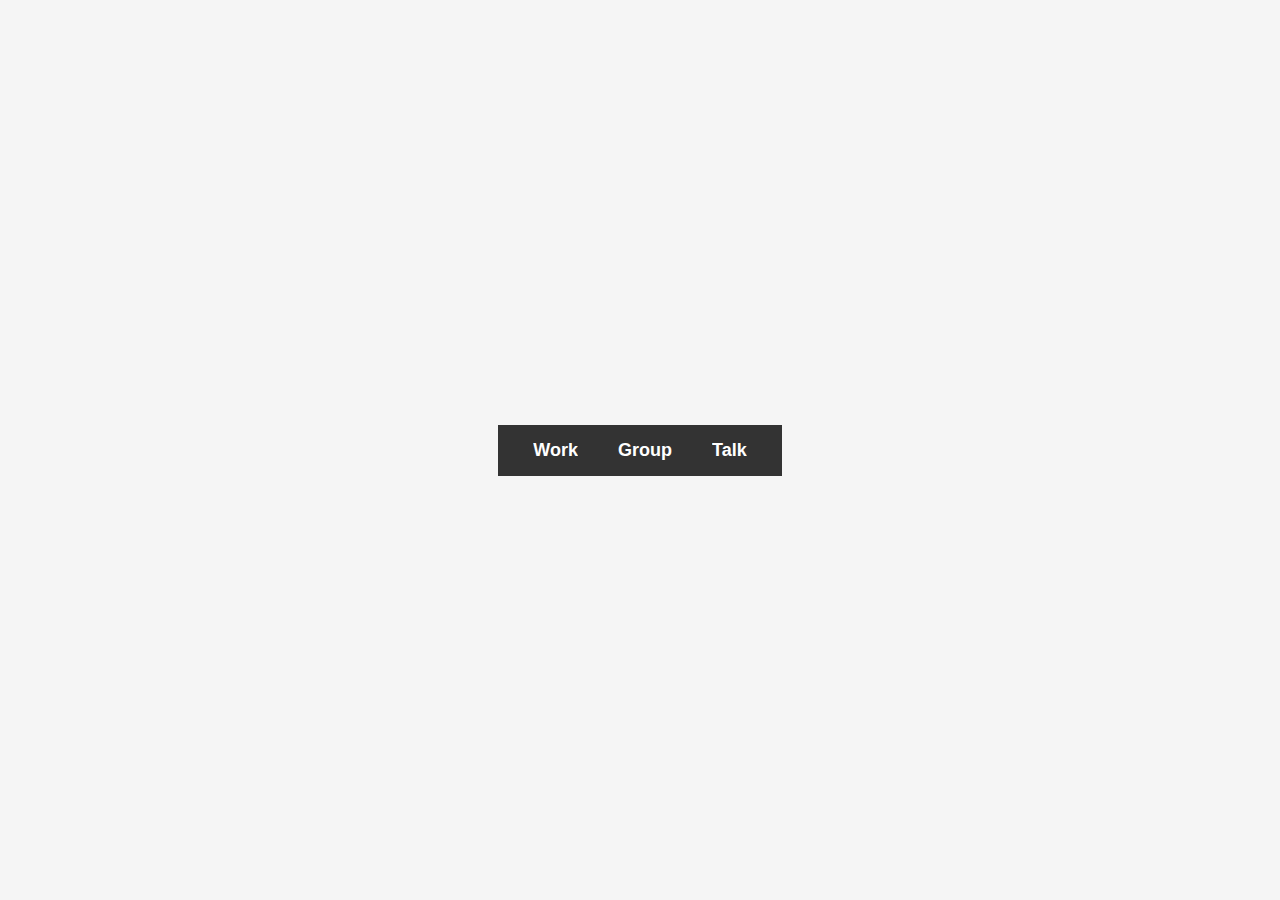
<file: navbar animation/index.html>
<!DOCTYPE html>
<html lang="en">
<head>
    <meta charset="UTF-8">
    <meta name="viewport" content="width=device-width, initial-scale=1.0">
    <link rel="stylesheet" href="./style.css">
    <title>Navbar Animation</title>
</head>
<body>
    <nav class="navbar">
        <div id="work" class="nav-item" data-hover="Karan">Work</div>
        <div id="group" class="nav-item" data-hover="Arsa">Group</div>
        <div id="talk" class="nav-item" data-hover="Ayana">Talk</div>
    </nav>

    <script src="./script.js"></script>
</body>
</html>
</file>
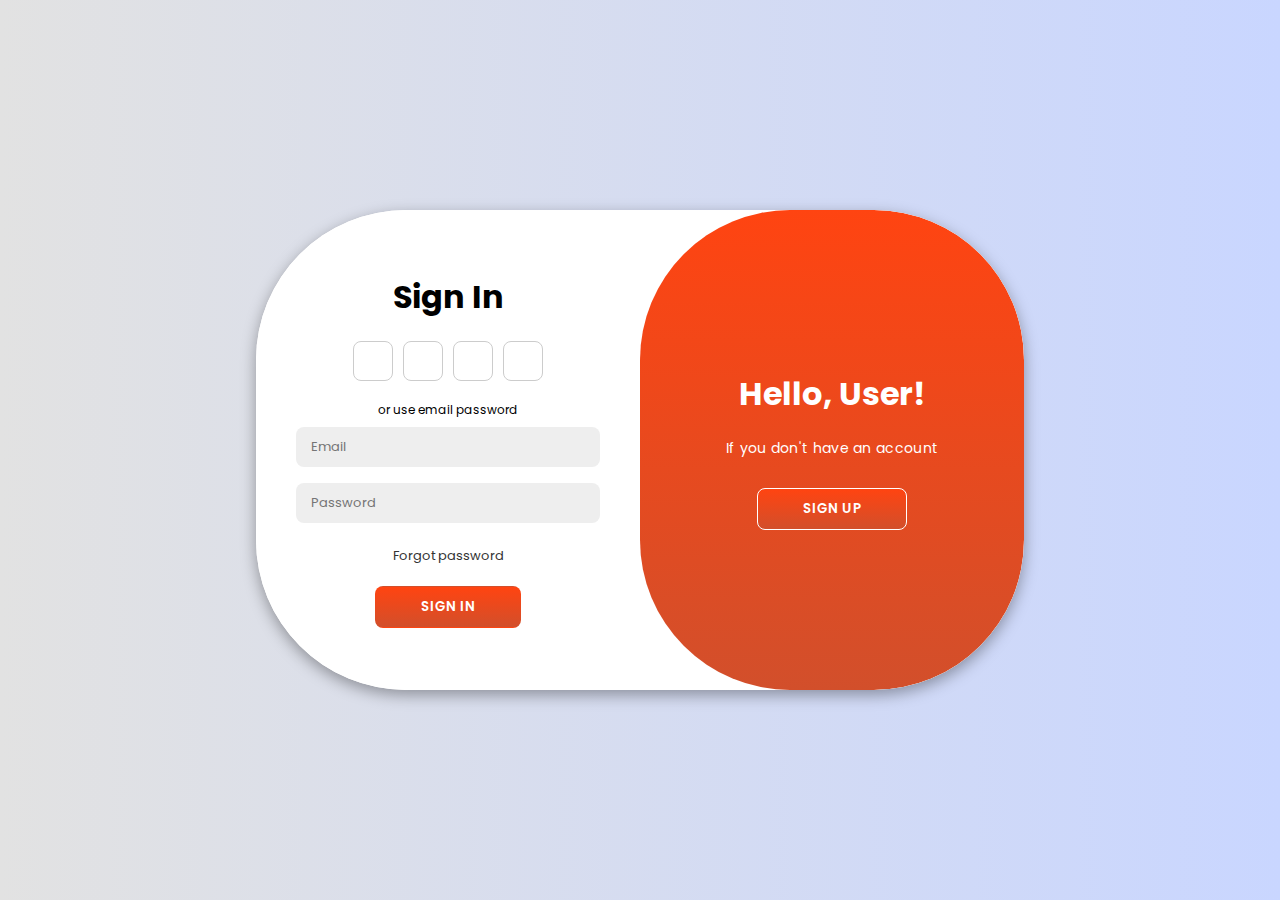
<file: login.html>
<!DOCTYPE html>
<html lang="en">
  <head>
    <meta charset="UTF-8" />
    <meta name="viewport" content="width=device-width, initial-scale=1.0" />
    <link rel="stylesheet" href="./login.css" />
    <link
      rel="stylesheet"
      href="https://cdnjs.cloudflare.com/ajax/libs/font-awesome/6.5.2/css/all.min.css"
      integrity="sha512-SnH5WK+bZxgPHs44uWIX+LLJAJ9/2PkPKZ5QiAj6Ta86w+fsb2TkcmfRyVX3pBnMFcV7oQPJkl9QevSCWr3W6A=="
      crossorigin="anonymous"
      referrerpolicy="no-referrer"
    />
    <link rel="preconnect" href="https://fonts.googleapis.com" />
    <link rel="preconnect" href="https://fonts.gstatic.com" crossorigin />
    <link
      href="https://fonts.googleapis.com/css2?family=Poppins:ital,wght@0,100;0,200;0,300;0,400;0,500;0,600;0,700;0,800;0,900;1,100;1,200;1,300;1,400;1,500;1,600;1,700;1,800;1,900&display=swap"
      rel="stylesheet"
    />
    <title>Login Page</title>
  </head>
  <body>
    <div class="container" id="container">
      <div class="sign-up">
        <form>
          <h1>Create Account</h1>
          <div class="icons">
            <a href="#" class="icon"><i class="fa-brands fa-facebook"></i></a>
            <a href="#" class="icon"><i class="fa-brands fa-instagram"></i></a>
            <a href="#" class="icon"><i class="fa-brands fa-google"></i></a>
            <a href="#" class="icon"><i class="fa-brands fa-github"></i></a>
          </div>
          <span>or use email for registeration</span>
          <input type="text" placeholder="Name" />
          <input type="text" placeholder="Email" />
          <input type="password" placeholder="Password" />
          <button>Sign Up</button>
        </form>
      </div>
      <div class="sign-in">
        <form>
          <h1>Sign In</h1>
          <div class="icons">
            <a href="#" class="icon"><i class="fa-brands fa-facebook"></i></a>
            <a href="#" class="icon"><i class="fa-brands fa-instagram"></i></a>
            <a href="#" class="icon"><i class="fa-brands fa-google"></i></a>
            <a href="#" class="icon"><i class="fa-brands fa-github"></i></a>
          </div>
          <span>or use email password</span>
          <input type="text" placeholder="Email" />
          <input type="password" placeholder="Password" />
          <a href="#">Forgot password</a>
          <button>Sign In</button>
        </form>
      </div>
      <div class="toogle-container">
        <div class="toogle">
          <div class="toogle-panel toogle-left">
            <h1>Welcome User!</h1>
            <p>If you already have an account</p>
            <button class="hidden" id="login">Sign In</button>
          </div>
          <div class="toogle-panel toogle-right">
            <h1>Hello, User!</h1>
            <p>If you don't have an account</p>
            <button class="hidden" id="register">Sign Up</button>
          </div>
        </div>
      </div>
    </div>
    <script src="./login.js"></script>
  </body>
</html>
</file>
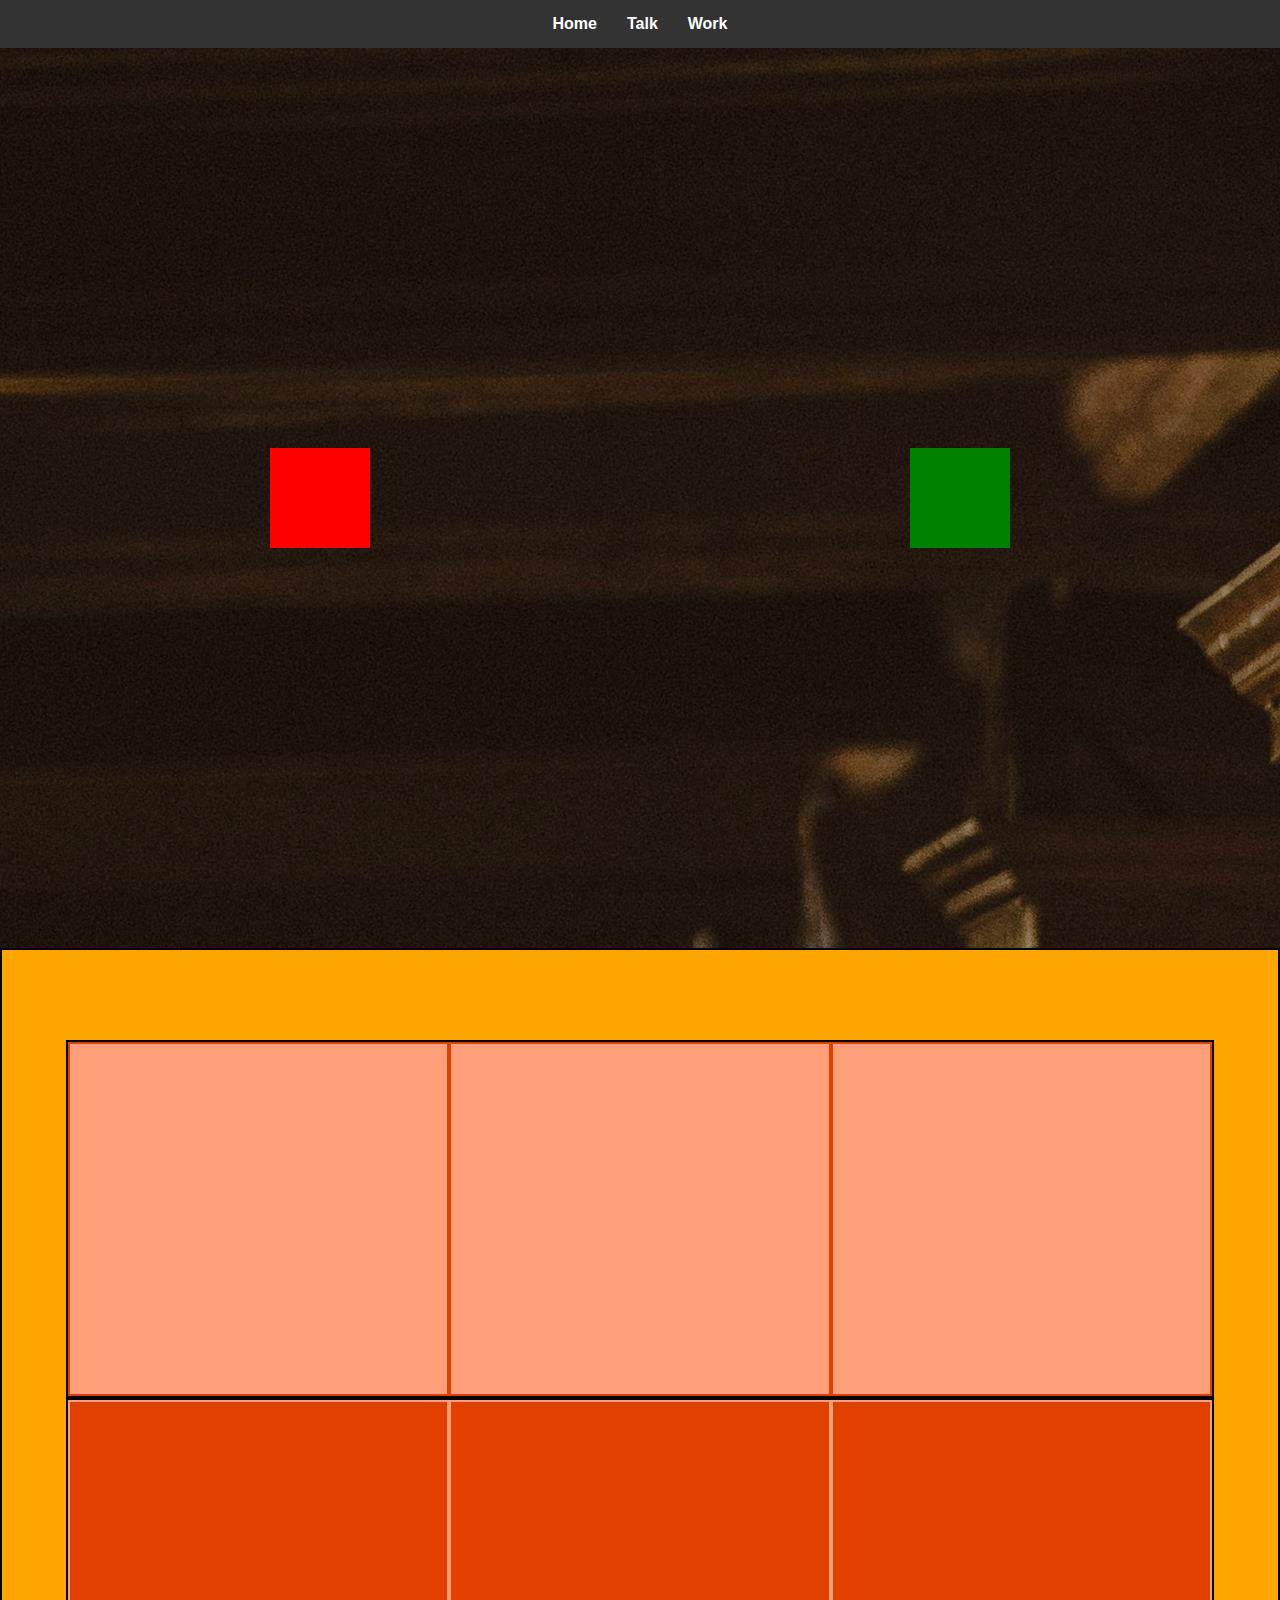
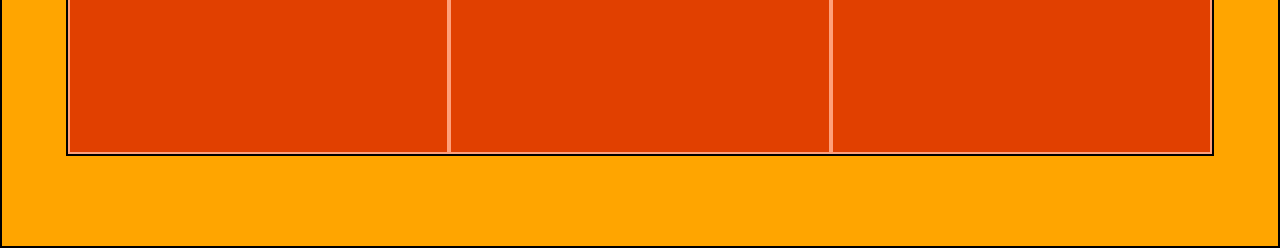
<file: chatgpt practice/CP.html>
<!-- <!DOCTYPE html>
<html lang="en">
<head>
    <meta charset="UTF-8">
    <meta name="viewport" content="width=device-width, initial-scale=1.0">
    <link rel="stylesheet" href="./CP.css">
    <title>GSAP Hover Animation</title>
    <script src="https://cdnjs.cloudflare.com/ajax/libs/gsap/3.11.0/gsap.min.js"></script>
</head>
<body>
    <div id="image">
        <img src="https://via.placeholder.com/1500x800" alt="Background Image">
    </div>
    <div id="main">
        <div id="page1">
            <div id="content">
                <div id="text_div"></div>
                <div id="button">
                    <button>hello</button>
                </div>
            </div>
        </div>
        <div id="page2">
            <div class="block1" id="upper_block">
                <div class="box1">Box 1</div>
                <div class="box1">Box 2</div>
                <div class="box1">Box 3</div>
            </div>
            <div class="block1" id="lower_block">
                <div class="box2">Box 4</div>
                <div class="box2">Box 5</div>
                <div class="box2">Box 6</div>
            </div>
        </div>
        The border div -->
        <!-- <div id="borderDiv"></div>
    </div>


    <script src="https://cdnjs.cloudflare.com/ajax/libs/gsap/3.11.0/gsap.min.js"></script>
    <script src="./CP.js"></script>
</body>
</html> --> 

<!-- ----------------------page postioning---------------------------  -->
<!DOCTYPE html>
<html lang="en">
<head>
    <meta charset="UTF-8">
    <meta name="viewport" content="width=device-width, initial-scale=1.0">
    <title>Two Pages with Overlay</title>
    <link rel="stylesheet" href="./CP.css">
</head>
<body>
  <!------------------------------------ nav chatgpt------------------------------------ -->
  <nav class="navbar">
    <div class="nav-item"><a href="#home">Home</a></div>
    <div class="nav-item"><a href="#talk">Talk</a></div>
    <div class="nav-item"><a href="#work">Work</a></div>
</nav>
      
    <!-- Fixed background image -->
    <div id="background-image">
        <img src="../image/unsplash library.jpg" alt="">
    </div>

    <!-- Main container with transparent background -->
    <div id="main">
        <!-- Page 1 with two boxes -->
        <div id="page1">
            <div class="box red-box"></div>
            <div class="box green-box"></div>
        </div>

        <!-- Page 2 with two boxes -->
        <div id="page2">
            <div id="block1">
                <div class="box1"></div>
                <div class="box1"></div>
                <div class="box1"></div>
            </div>
            <div id="block2">
                <div class="box2"></div>
                <div class="box2"></div>
                <div class="box2"></div>
            </div>
         <div id="borderDiv"></div> 

            <!-- <div class="box blue-box"></div>
            <div class="box yellow-box"></div> -->
        </div>
    </div>


    <script src="https://cdnjs.cloudflare.com/ajax/libs/gsap/3.11.0/gsap.min.js"></script>
    <script src="./CP.js"></script>
</body>
</html>
</file>
<file: navbar animation/style.css>
* {
    margin: 0;
    padding: 0;
    box-sizing: border-box;
}

body {
    font-family: Arial, sans-serif;
    display: flex;
    justify-content: center;
    align-items: center;
    height: 100vh; /* Full viewport height */
    background-color: #f5f5f5; /* Light background color */
}

.navbar {
    display: flex; /* Use flexbox to align items in a row */
    justify-content: center; /* Center items horizontally */
    background-color: #333; /* Dark background color */
    padding: 15px; /* Padding for the navbar */
}

.nav-item {
    position: relative;
    margin: 0 20px; /* Space between the nav items */
    color: white; /* White text */
    font-weight: bold; /* Bold font for better visibility */
    font-size: 18px; /* Font size */
    cursor: pointer; /* Change cursor on hover */
    overflow: hidden; /* Hide overflow */
    display: inline-block; /* Necessary for transform */
    transition: transform 0.3s; /* Animation effect */
}

.nav-item::after {
    content: attr(data-hover); /* Use data-hover content */
    position: absolute;
    top: 0; /* Align to the top */
    left: 0; /* Align to the left */
    width: 100%;
    height: 100%;
    color: #ff6347; /* Change color on hover */
    transform: translateY(-100%); /* Start from above */
    transition: transform 0.3s ease; /* Animation effect */
    opacity: 0; /* Initially hidden */
}

.nav-item:hover {
    transform: rotateX(180deg); /* Flip the text */
}

.nav-item:hover::after {
    transform: translateY(0); /* Move into view */
    opacity: 1; /* Show the after element */
}
</file>
<file: login.css>
/* ---------------------------login page----------------------- */
* {
    margin: 0;
    padding: 0;
    box-sizing: border-box;
    font-family: "Poppins", sans-serif;
  }
  
  body {
    background-color: #c9d6ff;
    background: linear-gradient(to right, #e2e2e2, #c9d6ff);
    display: flex;
    align-items: center;
    justify-content: center;
    flex-direction: column;
    height: 100vh;
  }
  
  .container {
    background-color: #fff;
    border-radius: 150px;
    box-shadow: 0 5px 15px rgba(0, 0, 0, 0.35);
    position: relative;
    overflow: hidden;
    width: 768px;
    max-width: 100%;
    min-height: 480px;
  }
  
  .container p {
    font-size: 14px;
    line-height: 20px;
    letter-spacing: 0.3px;
    margin: 20px 0;
  }
  
  
  .container span {
    font-size: 12px;
  }
  
  .container a {
    color: #333;
    font-size: 13px;
    text-decoration: none;
    margin: 15px 0 10px;
  }
  .container button {
    /* background-color: #a82d2d; */
    background: linear-gradient(#FF4411,#d24f2b );
    color: #fff;
    padding: 10px 45px;
    border: 1px solid transparent;
    border-radius: 8px;
    font-weight: 600;
    letter-spacing: 0.5px;
    text-transform: uppercase;
    margin-top: 10px;
    cursor: pointer;
  }
  
  .container button.hidden {
    background-color: transparent;
    border-color: #fff;
  }
  
  .container form {
    background-color: #fff;
    display: flex;
    align-items: center;
    justify-content: center;
    flex-direction: column;
    padding: 0 40px;
    height: 100%;
  }
  
  .container input {
    background-color: #eee;
    border: none;
    margin: 8px 0;
    padding: 10px 15px;
    font-size: 13px;
    border-radius: 8px;
    width: 100%;
    outline: none;
  }
  
  .sign-up, .sign-in {
    position: absolute;
    top: 0;
    height: 100%;
    transition: all 0.6s ease-in-out;
  }
  
  .sign-in {
    left: 0;
    width: 50%;
    z-index: 2;
  }
  
  .container.active .sign-in {
    transform: translateX(100%);
  }
  
  .sign-up {
    left: 0;
    width: 50%;
    z-index: 1;
    opacity: 0;
  }
  
  .container.active .sign-up {
    transform: translateX(100%);
    opacity: 1;
    z-index: 5;
    animation: move 0.6s;
  }
  
  @keyframes move {
    0%, 49.99%{
      opacity: 0;
      z-index: 1;
    }
     50%, 100%{
      opacity: 1;
      z-index: 5;
    }
  }
  
  .icons {
    margin: 20px 0;
  }
  
  .icons a {
    border: 1px solid #ccc;
    border-radius: 20%;
    display: inline-flex;
    justify-content: center;
    align-items: center;
    margin: 0 3px;
    width: 40px;
    height: 40px;
  }
  
  .toogle-container {
    position: absolute;
    top: 0;
    left: 50%;
    width: 50%;
    height: 100%;
    overflow: hidden;
    border-radius: 150px;
    z-index: 1000;
    transition: all 0.6s ease-in-out;
  }
  
  .container.active .toogle-container {
    transform: translateX(-100%);
    border-radius: 150px;
  }
  
  .toogle {
    background-color: #a82d2d;
    height: 100%;
    background: linear-gradient(#FF4411,#d24f2b );
    color: #fff;
    position: relative;
    left: -100%;
    width: 200%;
    transform: translateX(0);
    transition: all 0.6s ease-in-out;
  }
  
  .container.active .toogle {
    transform: translateX(50%);
  }
  
  .toogle-panel {
    position: absolute;
    width: 50%;
    height: 100%;
    display: flex;
    justify-content: center;
    align-items: center;
    flex-direction: column;
    padding: 0 30px;
    text-align: center;
    top: 0;
    transform: translateX(0);
    transition: all 0.6s ease-in-out;
  }
  
  .toogle-left {
    transform: translateX(-200%);
  }
  
  .container.active .toogle-left {
    transform: translateX(0);
  }
  
  .toogle-right {
    right: 0;
    transform: translateX(0);
  }
  
  .container.active .toogle-right {
    transform: translateX(200%);
  }
  /* ---------------------------login page----------------------- */
</file>
<file: chatgpt practice/CP.css>
/* * {
    margin: 0;
    padding: 0;
    box-sizing: border-box;
}

html, body {
    height: 100%;
    width: 100%;
}

#image {
    height: 100%;
    width: 100%;
    position: fixed;
}

#image img {
    width: 100%;
    height: 100%;
    object-fit: cover;
}

#main {
    position: relative;
    background-color: rgba(0, 0, 0, 0.221);
}

#page1 {
    position: relative;
    min-height: 100vh;
    width: 100%;
    z-index: 999;
}

#content {
    position: relative;
    width: 100%;
    min-height: 100vh;
}

#text_div {
    position: absolute;
    top: 50%;
    left: 50%;
    transform: translate(-50%, -50%);
    width: 50vw;
    height: 300px;
    background-color: orange;
}

#button {
    position: absolute;
    top: 50%;
    width: 100px;
    height: 100px;
    background-color: green;
}

#page2 {
    position: relative;
    min-height: 100vh;
    background-color: red;
    width: 100%;
    display: flex;
    flex-direction: column;
    padding: 100px;
}

#upper_block, #lower_block {
    position: relative;
    width: 100%;
    height: 50%;
    display: flex;
    justify-content: space-between;
    border: 2px solid transparent;
}

.box1, .box2 {
    width: 33.33%;
    height: 100%;
    display: flex;
    justify-content: center;
    align-items: center;
    font-size: 24px;
    background-color: lightblue;
    border: 2px solid #000;
    text-align: center;
    cursor: pointer;
}

#borderDiv {
    position: absolute;
    border: 2px solid red;
    pointer-events: none;
    display: none;
} */

/* ----------------------page postioning--------------------------- */
/* Basic reset for margin and padding */
* {
    margin: 0;
    padding: 0;
    box-sizing: border-box;
}

html, body {
    height: 100%;
    font-family: Arial, sans-serif;
}

/* Fixed background image */
#background-image {
    position: fixed;
    top: 0;
    left: 0;
    width: 100%;
    height: 100%;
    /* background-image: url('https://plus.unsplash.com/premium_photo-1679076061222-b66e6838a8b0?w=500&auto=format&fit=crop&q=60&ixlib=rb-4.0.3&ixid=M3wxMjA3fDB8MHxzZWFyY2h8MXx8cGl6emElMjBjdXR0aW5nJTIwdmlkZW98ZW58MHx8MHx8fDA%3D'); */
    background-size: cover;
    background-position: center;
    z-index: -1; /* Keep the image behind all content */
}

#background-image img{
    object-fit: cover;
}

/* Main container with semi-transparent black background */
#main {
    position: relative;
    background-color: rgba(0, 0, 0, 0.288); /* Transparent black */
    color: white;
    min-height: 100vh;
    z-index: 1;
}

/* Page 1 styles */
#page1 {
    display: flex;
    justify-content: space-around;
    align-items: center;
    height: 100vh;
}

.red-box, .green-box {
    width: 100px;
    height: 100px;
}

.red-box {
    background-color: red;
}

.green-box {
    background-color: green;
}

/* Page 2 styles */
#page2 {
    display: flex;
    align-items: center;
    justify-content: center;
    height: 100vh;
    background-color: orange;
    display: flex;
    flex-direction: column;
    border: 2px solid black;
    /* padding: 1%; */
}

#block1{
    width: 90%;
    height: 40%;
    background-color: lightsalmon;
    border: 2px solid black;
    display: flex;


}

#block2{
    width: 90%;
    height: 40%;
    background-color: rgb(225, 64, 0);
    border: 2px solid black;
    display: flex;

}

.box1{
    height: 100%;
    width: 33.33%;
    border: 2px solid rgb(225, 64, 0) ;

}

.box2{
    height: 100%;
    width: 33.33%;
    border: 2px solid lightsalmon ;

}

#borderDiv {
    position: absolute;
    border: 20px solid rgb(0, 255, 4);
    pointer-events: none;
    display: none;
} 
/* .blue-box, .yellow-box {
    width: 100px;
    height: 100px;
}

.blue-box {
    background-color: blue;
}

.yellow-box {
    background-color: yellow;
} */
/* -------------------------------------------------------------chatgpt navbar ---------------------------------------*/

.navbar {
    display: flex; /* Use flexbox to arrange items in a row */
    justify-content: center; /* Center the items */
    background-color: #333; /* Dark background color */
    padding: 15px; /* Padding for the navbar */
}

.nav-item {
    margin: 0 15px; /* Margin between nav items */
}

.nav-item a {
    color: white; /* Link text color */
    text-decoration: none; /* Remove underline */
    font-weight: bold; /* Bold font for links */
    transition: color 0.3s ease; /* Smooth transition for hover effect */
}

.nav-item a:hover {
    color: #ff6347; /* Change color on hover (tomato color) */
}
</file>
